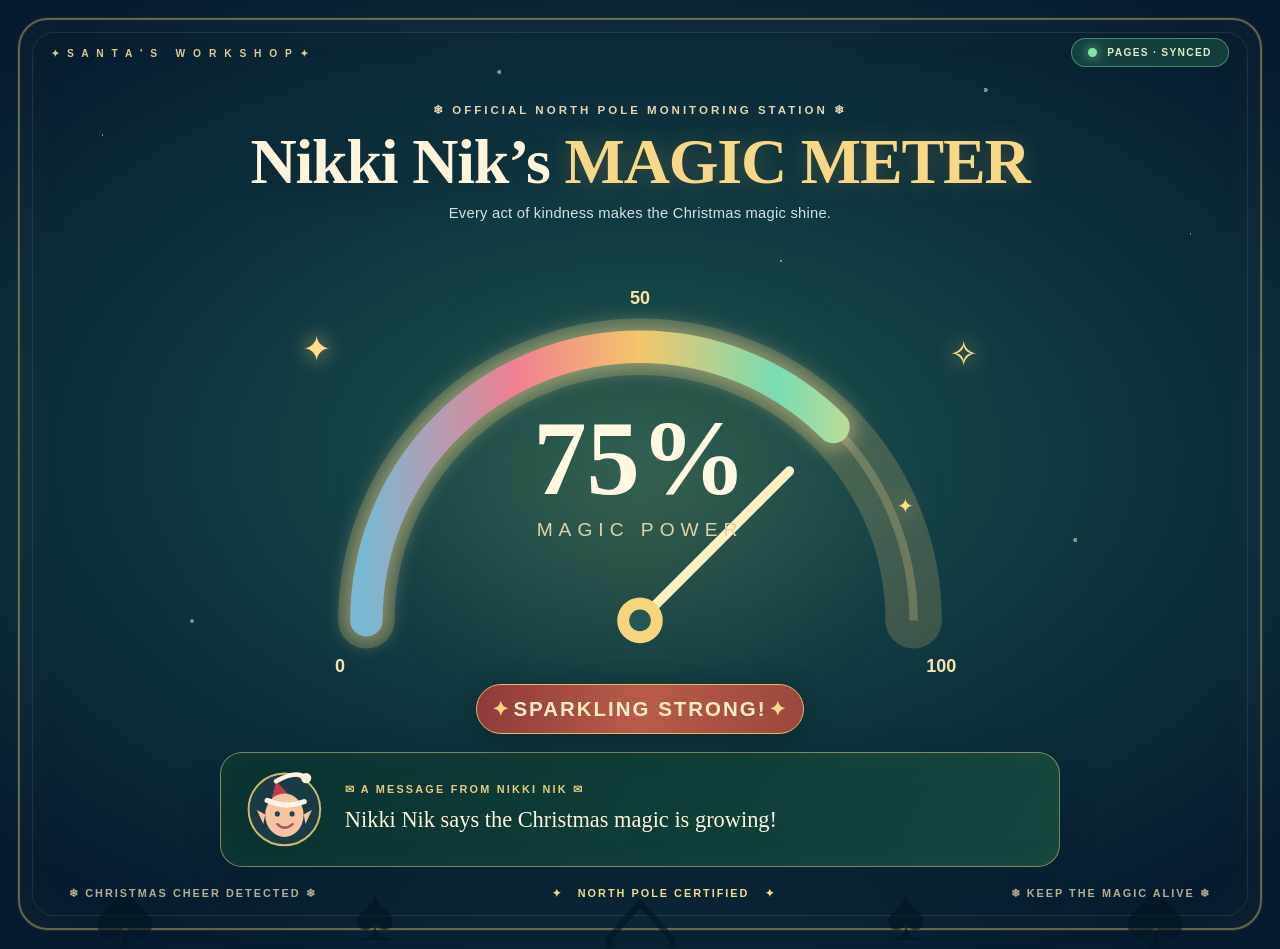
<file: index.html>
<!doctype html>
<html lang="en">
<head>
  <meta charset="utf-8">
  <meta name="viewport" content="width=device-width,initial-scale=1,viewport-fit=cover">
  <meta name="theme-color" content="#081d2e">
  <meta name="description" content="Nikki Nik's North Pole Magic Meter">
  <title>Nikki Nik's Magic Meter · North Pole Station</title>
  <link rel="stylesheet" href="./styles.css">
  <script defer src="./config.js"></script>
  <script defer src="./meter.js"></script>
</head>
<body class="meter-body">
  <div class="snowfield" aria-hidden="true">
    <i style="--x:5%;--d:13s;--delay:-2s;--s:7px"></i><i style="--x:12%;--d:10s;--delay:-8s;--s:4px"></i>
    <i style="--x:18%;--d:16s;--delay:-9s;--s:6px"></i><i style="--x:26%;--d:12s;--delay:-5s;--s:3px"></i>
    <i style="--x:33%;--d:15s;--delay:-12s;--s:5px"></i><i style="--x:40%;--d:9s;--delay:-1s;--s:4px"></i>
    <i style="--x:47%;--d:14s;--delay:-6s;--s:7px"></i><i style="--x:54%;--d:18s;--delay:-11s;--s:4px"></i>
    <i style="--x:60%;--d:12s;--delay:-3s;--s:6px"></i><i style="--x:68%;--d:16s;--delay:-13s;--s:5px"></i>
    <i style="--x:75%;--d:10s;--delay:-7s;--s:4px"></i><i style="--x:82%;--d:19s;--delay:-4s;--s:7px"></i>
    <i style="--x:90%;--d:13s;--delay:-10s;--s:4px"></i><i style="--x:96%;--d:16s;--delay:-7s;--s:6px"></i>
  </div>
  <main class="meter-stage">
    <div class="stage-topline"><span>✦  S A N T A ' S &nbsp; W O R K S H O P  ✦</span><span class="live-pill"><span class="live-dot"></span><span id="source-indicator">PREVIEW MODE</span></span></div>
    <header class="hero-header">
      <div class="eyebrow">❄ OFFICIAL NORTH POLE MONITORING STATION ❄</div>
      <h1><span class="title-small">Nikki Nik’s</span> <span class="title-gold">MAGIC METER</span></h1>
      <p>Every act of kindness makes the Christmas magic shine.</p>
    </header>
    <section class="hero-content" aria-label="Elf magic level">
      <div class="ornate-meter">
        <div class="tiny-star tiny-star-a" aria-hidden="true">✦</div><div class="tiny-star tiny-star-b" aria-hidden="true">✧</div><div class="tiny-star tiny-star-c" aria-hidden="true">✦</div>
        <svg class="dial" viewBox="0 0 600 380" role="img" aria-labelledby="dial-title dial-desc">
          <title id="dial-title">North Pole magic power gauge</title>
          <desc id="dial-desc">A golden semicircular meter from zero to one hundred percent</desc>
          <defs>
            <linearGradient id="arcColors" x1="0" x2="1" y1="0" y2="0">
              <stop offset="0" stop-color="#7bb8d2"/>
              <stop offset="0.27" stop-color="#ef7f91"/>
              <stop offset="0.50" stop-color="#f5c56b"/>
              <stop offset="0.75" stop-color="#78dcb2"/>
              <stop offset="1" stop-color="#f7db81"/>
            </linearGradient>
            <filter id="goldGlow" x="-30%" y="-45%" width="160%" height="195%"><feGaussianBlur stdDeviation="8"/></filter>
          </defs>
          <path d="M 72 322 A 228 228 0 0 1 528 322" fill="none" stroke="#dfbf73" opacity=".22" stroke-width="47" stroke-linecap="round" />
          <path d="M 72 322 A 228 228 0 0 1 528 322" fill="none" stroke="#e5c98c" opacity=".27" stroke-width="7" />
          <path id="arc-progress-glow" d="M 72 322 A 228 228 0 0 1 528 322" pathLength="100" fill="none" stroke="#f9df99" stroke-width="37" stroke-linecap="round" opacity=".43" filter="url(#goldGlow)" stroke-dasharray="75 100"/>
          <path id="arc-progress" d="M 72 322 A 228 228 0 0 1 528 322" pathLength="100" fill="none" stroke="url(#arcColors)" stroke-width="27" stroke-linecap="round" stroke-dasharray="75 100"/>
          <g fill="#f6e3aa" font-size="15" font-family="Arial,sans-serif" text-anchor="middle" font-weight="700">
            <text x="50" y="365">0</text><text x="300" y="58">50</text><text x="551" y="365">100</text>
          </g>
          <g id="needle-group"><line id="needle" x1="300" y1="322" x2="421" y2="201" stroke="#fff2c2" stroke-width="8" stroke-linecap="round"/><circle cx="300" cy="322" r="19" fill="#f7d57d"/><circle cx="300" cy="322" r="9" fill="#245752" /></g>
          <text id="meter-number" x="300" y="217" fill="#fff9e4" text-anchor="middle" font-size="89" font-family="Georgia,serif" font-weight="700">75%</text>
          <text x="300" y="252" fill="#e2d3aa" text-anchor="middle" font-size="16" letter-spacing="5" font-family="Arial,sans-serif">MAGIC POWER</text>
        </svg>
        <div class="status-ribbon" id="magic-status">SPARKLING STRONG!</div>
      </div>
      <div class="story-panel">
        <div class="elf-medallion" aria-hidden="true">
          <svg viewBox="0 0 120 120" width="100%" height="100%"><circle cx="60" cy="60" r="56" fill="#193b46" stroke="#d4b96c" stroke-width="3"/><path d="M 37 55 L 47 16 L 87 58 Z" fill="#bd3c48"/><path d="M 47 16 Q 79 -2 94 11" fill="none" stroke="#fff2df" stroke-width="7" stroke-linecap="round"/><circle cx="94" cy="11" r="8" fill="#fff2df"/><ellipse cx="60" cy="69" rx="30" ry="34" fill="#f6c49e"/><path d="M 30 68 L 17 61 L 27 83 Z M 90 68 L 103 61 L 93 83 Z" fill="#f6c49e"/><circle cx="49" cy="67" r="4" fill="#25424e"/><circle cx="72" cy="67" r="4" fill="#25424e"/><path d="M 49 83 Q 60 94 73 83" stroke="#ae5663" stroke-width="3.8" fill="none" stroke-linecap="round"/><path d="M 33 46 Q 62 59 91 48" fill="none" stroke="#fff5e9" stroke-width="8" stroke-linecap="round"/></svg>
        </div>
        <div class="story-copy"><div class="story-eyebrow">✉ A MESSAGE FROM NIKKI NIK ✉</div><p id="elf-message">The Christmas magic is sparkling brighter tonight!</p></div>
      </div>
    </section>
    <footer class="northpole-footer"><span>❄ CHRISTMAS CHEER DETECTED ❄</span><span class="footer-star">✦ &nbsp; NORTH POLE CERTIFIED &nbsp; ✦</span><span>❄ KEEP THE MAGIC ALIVE ❄</span></footer>
    <div class="winter-village" aria-hidden="true"><span class="pine p1">♠</span><span class="pine p2">♠</span><span class="house">⌂</span><span class="pine p3">♠</span><span class="pine p4">♠</span></div>
  </main>
  <div class="screen-reader-status" id="connection-message" role="status" aria-live="polite"></div>
</body>
</html>
</file>
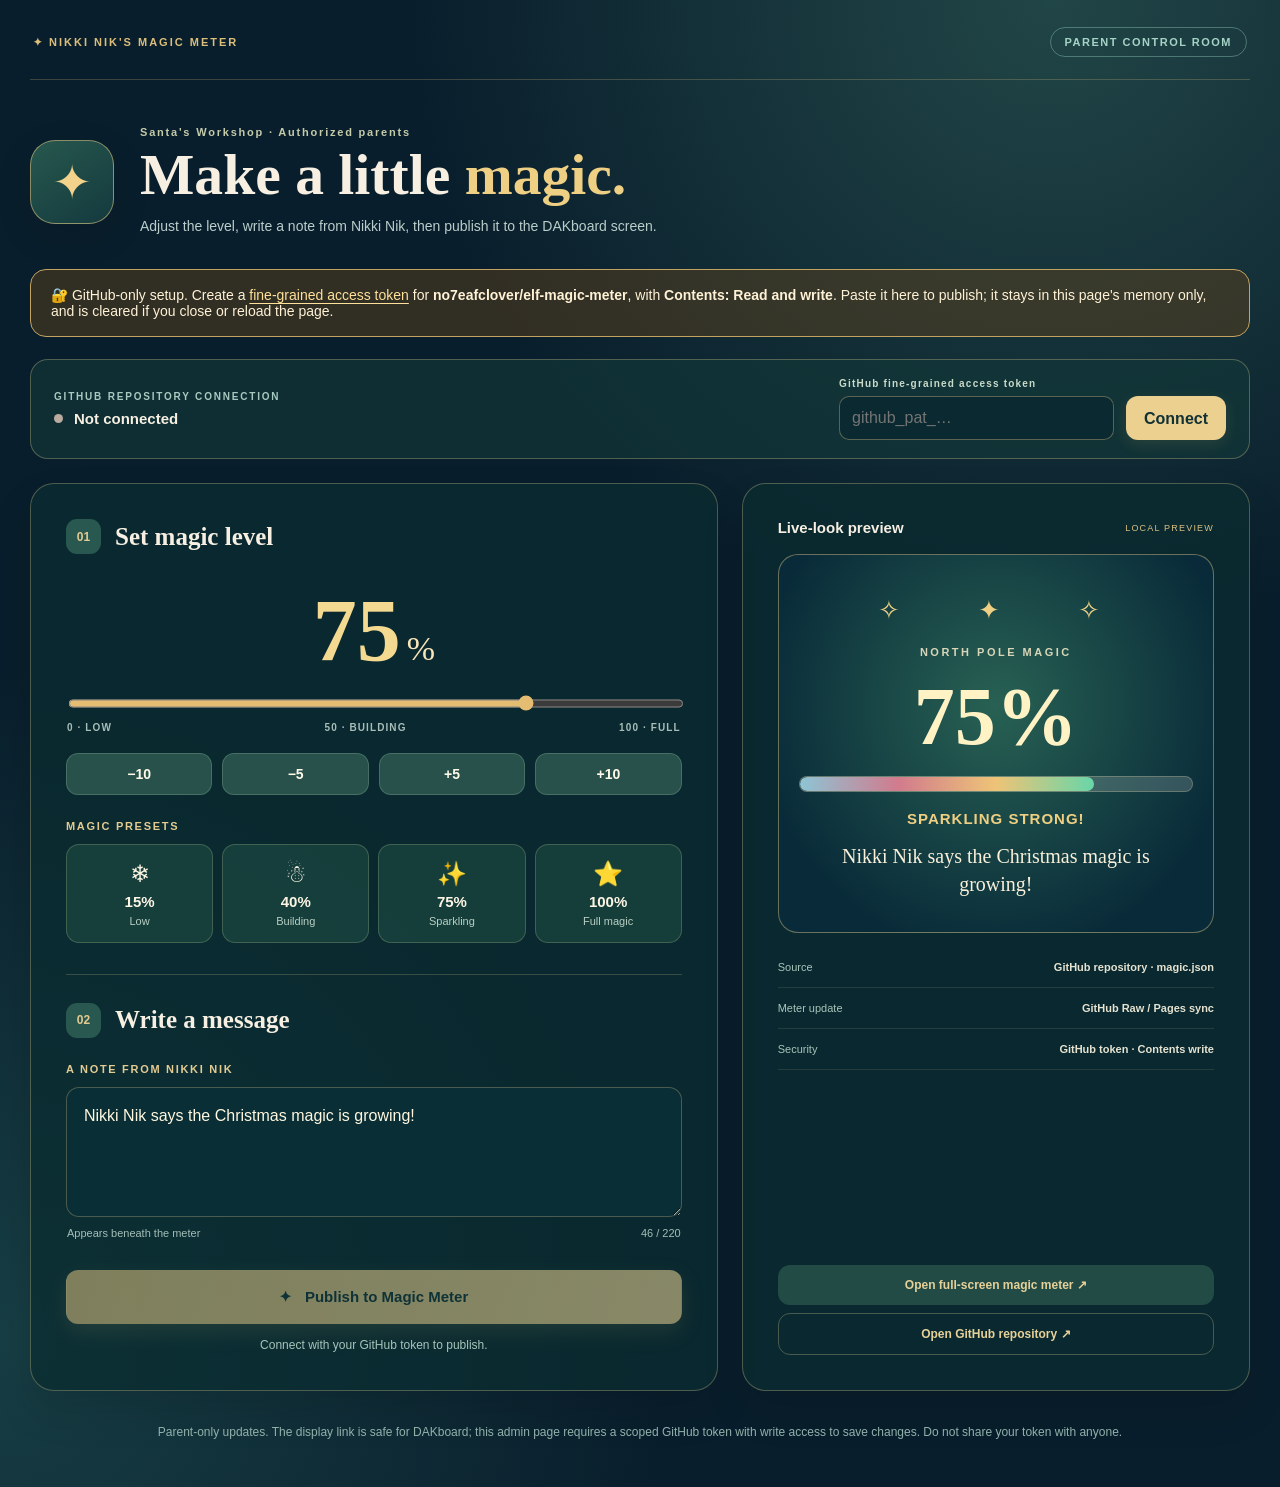
<file: admin.html>
<!doctype html>
<html lang="en">
<head>
  <meta charset="utf-8"><meta name="viewport" content="width=device-width, initial-scale=1, viewport-fit=cover">
  <meta name="robots" content="noindex,nofollow"><meta name="theme-color" content="#082638">
  <title>Parent Controls · Nikki Nik's Magic Meter</title>
  <link rel="stylesheet" href="./styles.css">
  <script defer src="./config.js"></script>
  <script defer src="./admin.js"></script>
</head>
<body class="admin-body">
  <main class="admin-shell">
    <div class="admin-top"><span class="admin-top-label">✦ NIKKI NIK'S MAGIC METER</span><span class="parent-only">PARENT CONTROL ROOM</span></div>
    <header class="admin-header"><div class="spark-icon">✦</div><div><p class="eyebrow admin-eyebrow">Santa's Workshop · Authorized parents</p><h1>Make a little <em>magic.</em></h1><p>Adjust the level, write a note from Nikki Nik, then publish it to the DAKboard screen.</p></div></header>
    <div class="setup-notice" id="setup-notice">🔐 GitHub-only setup. Create a <a id="settings-token" href="https://github.com/settings/personal-access-tokens/new" target="_blank" rel="noopener noreferrer">fine-grained access token</a> for <strong id="repo-path">your repository</strong>, with <strong>Contents: Read and write</strong>. Paste it here to publish; it stays in this page's memory only, and is cleared if you close or reload the page.</div>
    <section class="auth-bar" aria-label="GitHub repository authorization"><div><div class="auth-label">GITHUB REPOSITORY CONNECTION</div><div class="auth-state"><span class="live-dot muted" id="auth-dot"></span><span id="auth-text">Not connected</span></div></div><div class="auth-buttons"><div class="token-entry" id="token-entry"><label class="token-label" for="token">GitHub fine-grained access token</label><input id="token" type="password" autocomplete="off" autocapitalize="off" spellcheck="false" placeholder="github_pat_…" aria-label="GitHub access token"></div><button id="connect" class="button button-gold">Connect</button><button id="disconnect" class="button button-quiet" hidden>Disconnect</button></div></section>
    <section class="admin-grid">
      <div class="control-panel">
        <div class="panel-heading"><span>01</span><h2>Set magic level</h2></div>
        <div class="big-control-value"><output id="level-output" for="level-range">75</output><span>%</span></div>
        <input id="level-range" type="range" min="0" max="100" step="1" value="75" aria-label="Magic level percentage">
        <div class="range-ticks"><span>0 · LOW</span><span>50 · BUILDING</span><span>100 · FULL</span></div>
        <div class="adjust-row"><button class="button adjust" data-step="-10">−10</button><button class="button adjust" data-step="-5">−5</button><button class="button adjust" data-step="5">+5</button><button class="button adjust" data-step="10">+10</button></div>
        <div class="field-label">MAGIC PRESETS</div>
        <div class="preset-row"><button class="preset" data-value="15"><span>❄</span><strong>15%</strong><small>Low</small></button><button class="preset" data-value="40"><span>☃</span><strong>40%</strong><small>Building</small></button><button class="preset" data-value="75"><span>✨</span><strong>75%</strong><small>Sparkling</small></button><button class="preset" data-value="100"><span>⭐</span><strong>100%</strong><small>Full magic</small></button></div>
        <div class="panel-divider"></div>
        <div class="panel-heading second"><span>02</span><h2>Write a message</h2></div>
        <label class="field-label" for="message">A NOTE FROM NIKKI NIK</label>
        <textarea id="message" maxlength="220" rows="4" placeholder="The North Pole is full of Christmas cheer tonight!">Nikki Nik says the Christmas magic is growing!</textarea>
        <div class="character-note"><span>Appears beneath the meter</span><span id="char-count">48 / 220</span></div>
        <div class="publish-area"><button id="publish" class="button button-publish" disabled>✦ &nbsp; Publish to Magic Meter</button><p id="save-status" class="save-status" role="status" aria-live="polite">Connect with your GitHub token to publish.</p></div>
      </div>
      <aside class="preview-panel"><div class="preview-heading"><h2>Live-look preview</h2><span id="preview-state">UNPUBLISHED CHANGES</span></div><div class="preview-scene"><div class="preview-stars">✧ &nbsp; ✦ &nbsp; ✧</div><div class="preview-caption">NORTH POLE MAGIC</div><div class="preview-value" id="preview-number">75%</div><div class="preview-track"><div class="preview-bar" id="preview-bar" style="width:75%"></div></div><div class="preview-status" id="preview-status">SPARKLING STRONG!</div><p class="preview-message" id="preview-message">Nikki Nik says the Christmas magic is growing!</p></div><div class="preview-details"><div><span>Source</span><strong>GitHub repository · magic.json</strong></div><div><span>Meter update</span><strong>GitHub Raw / Pages sync</strong></div><div><span>Security</span><strong>GitHub token · Contents write</strong></div></div><a href="./index.html" class="preview-link" target="_blank" rel="noopener noreferrer">Open full-screen magic meter ↗</a><a id="repo-link" href="https://github.com" class="preview-link" target="_blank" rel="noopener noreferrer">Open GitHub repository ↗</a></aside>
    </section>
    <footer class="admin-footer">Parent-only updates. The display link is safe for DAKboard; this admin page requires a scoped GitHub token with write access to save changes. Do not share your token with anyone.</footer>
  </main>
</body>
</html>
</file>
<file: styles.css>
:root{--navy:#071c2b;--evergreen:#133a35;--gold:#f3d68b;--cream:#fff3dc;--pine:#71bc9b;--muted:#a9c8c6;--red:#cd5c59;--panel:rgba(8,37,43,.78);--stroke:rgba(244,220,153,.29)}
*{box-sizing:border-box}html,body{min-height:100%;margin:0}body{font-family:'Trebuchet MS',Arial,sans-serif}button,input,textarea{font:inherit}button{cursor:pointer}button:disabled{cursor:not-allowed;opacity:.55}a{color:inherit}
/* ------------------ immersive magic display ------------------ */
.meter-body{background:radial-gradient(ellipse 70% 58% at 50% 48%,#1b5450 0%,#0d323d 58%,#061b30 100%);color:var(--cream);overflow-x:hidden}
.meter-body::before{content:'';position:fixed;inset:0;pointer-events:none;opacity:.48;background:radial-gradient(1px 1px at 8% 15%,#fff8d9 100%,transparent),radial-gradient(2px 2px at 15% 69%,#fff8d9 100%,transparent),radial-gradient(1px 1px at 93% 26%,#fff8d9 100%,transparent),radial-gradient(2px 2px at 84% 60%,#fff8d9 100%,transparent),radial-gradient(2px 2px at 39% 8%,#fff8d9 100%,transparent),radial-gradient(1px 1px at 61% 29%,#fff8d9 100%,transparent),radial-gradient(2px 2px at 77% 10%,#fff8d9 100%,transparent)}
.meter-stage{width:min(100%,1650px);min-height:100dvh;margin:auto;position:relative;padding:clamp(18px,3vw,48px) clamp(18px,4vw,72px) clamp(24px,3vw,50px);display:flex;flex-direction:column;isolation:isolate;overflow:hidden}
.meter-stage::before{content:'';position:absolute;z-index:-1;inset:18px;border:2px solid rgba(231,194,111,.43);border-radius:30px;pointer-events:none;box-shadow:inset 0 0 60px rgba(248,210,110,.045),0 0 0 1px rgba(247,215,143,.08)}
.meter-stage::after{content:'';position:absolute;z-index:-1;inset:32px;border:1px solid rgba(233,195,112,.12);border-radius:22px;pointer-events:none}
.stage-topline{display:flex;align-items:center;justify-content:space-between;gap:12px;color:#e0c98f;font-size:clamp(8px,.8vw,12px);font-weight:700;letter-spacing:2.5px;z-index:2}
.live-pill{display:inline-flex;align-items:center;gap:10px;background:rgba(27,78,68,.7);border:1px solid rgba(125,210,161,.5);border-radius:100px;padding:8px 16px;color:#dfebc9;letter-spacing:1.3px}.live-dot{display:inline-block;width:9px;height:9px;border-radius:50%;background:#9de4b1;box-shadow:0 0 13px #9de4b1;flex-shrink:0}.live-dot.muted{background:#baaba0;box-shadow:none}.live-dot.live{background:#82e4a0;box-shadow:0 0 12px #82e4a0}
.hero-header{text-align:center;margin-top:clamp(26px,4vh,64px);z-index:2}.eyebrow{letter-spacing:3px;font-size:clamp(9px,.9vw,13px);font-weight:800;color:#e4d6af}.hero-header h1{margin:12px 0 10px;line-height:1.02;font-family:Georgia,'Times New Roman',serif;font-weight:800;font-size:clamp(40px,5vw,90px);text-wrap:balance;letter-spacing:-1.2px;text-shadow:0 8px 28px rgba(0,0,0,.18)}.title-small{color:#fff5dd}.title-gold{color:#f8d887;text-shadow:0 0 24px rgba(236,189,96,.24)}.hero-header p{font-size:clamp(13px,1.15vw,18px);color:#d3e3dc;letter-spacing:.25px;margin:0}
.hero-content{flex:1;min-height:0;display:flex;flex-direction:column;align-items:center;justify-content:center;z-index:2;gap:clamp(18px,2vh,35px)}.ornate-meter{position:relative;width:min(80vw,720px);text-align:center;margin-top:clamp(8px,1.5vh,25px)}.ornate-meter::before{content:'';position:absolute;inset:8% 10% 4%;z-index:-1;background:radial-gradient(ellipse,rgba(206,172,78,.16),transparent 70%);filter:blur(28px)}.dial{display:block;width:100%;height:auto;overflow:visible}#arc-progress,#arc-progress-glow{transition:stroke-dasharray 1.35s cubic-bezier(.2,.85,.2,1)}#needle{transition:x2 1.35s cubic-bezier(.2,.85,.2,1),y2 1.35s cubic-bezier(.2,.85,.2,1)}#meter-number{font-variant-numeric:tabular-nums}.status-ribbon{display:inline-block;margin-top:-6px;position:relative;border:1px solid #e1b967;border-radius:100px;background:linear-gradient(100deg,#8e3a3a,#b85b4a,#9b473d);padding:12px 36px;box-shadow:0 7px 28px rgba(0,0,0,.28);font-size:clamp(15px,1.6vw,25px);font-weight:800;letter-spacing:2px;color:#fff1c1;text-transform:uppercase;white-space:nowrap}.status-ribbon::before,.status-ribbon::after{content:'✦';color:#f8d884;position:absolute;top:50%;transform:translateY(-50%)}.status-ribbon::before{left:15px}.status-ribbon::after{right:15px}.tiny-star{position:absolute;font-size:35px;color:#ffde88;text-shadow:0 0 20px #edc278;animation:twinkle 2.8s ease-in-out infinite}.tiny-star-a{left:3%;top:19%}.tiny-star-b{right:3%;top:20%;animation-delay:.9s}.tiny-star-c{right:12%;top:52%;font-size:20px;animation-delay:1.8s}
.story-panel{display:flex;align-items:center;width:min(92%,840px);gap:22px;padding:18px 25px;background:linear-gradient(115deg,rgba(9,51,48,.9),rgba(21,73,62,.92));border:1px solid rgba(236,211,145,.5);border-radius:22px;box-shadow:inset 0 0 30px rgba(249,209,121,.045),0 12px 38px rgba(0,0,0,.15)}.elf-medallion{width:clamp(60px,6vw,91px);height:clamp(60px,6vw,91px);flex:none}.story-copy{flex:1}.story-eyebrow{font-size:clamp(10px,.85vw,13px);font-weight:800;letter-spacing:2.2px;color:#e8ca83}.story-copy p{font-family:Georgia,'Times New Roman',serif;font-size:clamp(17px,1.75vw,27px);line-height:1.4;color:#fff6df;margin:8px 0 0}
.northpole-footer{display:flex;justify-content:space-between;gap:16px;align-items:center;margin:20px 18px 10px;color:rgba(226,211,170,.8);font-size:clamp(9px,.85vw,13px);font-weight:700;letter-spacing:2px;z-index:2}.footer-star{color:#f5d888}
.winter-village{position:absolute;pointer-events:none;bottom:-16px;left:0;right:0;z-index:0;display:flex;align-items:end;justify-content:space-around;color:rgba(1,21,31,.62);font-family:Georgia,serif}.winter-village .pine{font-size:clamp(50px,9vw,150px);line-height:.85}.winter-village .p2,.winter-village .p3{transform:scale(.65)}.winter-village .house{font-size:clamp(80px,12vw,180px);line-height:.4}.screen-reader-status{position:absolute;width:1px;height:1px;overflow:hidden;clip:rect(0,0,0,0)}
.snowfield{position:fixed;inset:0;pointer-events:none;overflow:hidden;z-index:4}.snowfield i{position:absolute;left:var(--x);top:-5vh;width:var(--s);height:var(--s);border-radius:50%;background:#fff8e8;opacity:.5;box-shadow:0 0 6px #fff8e8;animation:snowfall var(--d) linear var(--delay) infinite}@keyframes snowfall{0%{transform:translate3d(0,-6vh,0);opacity:0}15%{opacity:.75}85%{opacity:.65}100%{transform:translate3d(50px,110vh,0);opacity:0}}@keyframes twinkle{0%,100%{opacity:.38;transform:scale(.8)}50%{opacity:1;transform:scale(1.15)}}
/* ------------------ parent admin ------------------ */
.admin-body{color:#f6efe2;min-height:100dvh;background:radial-gradient(circle at 82% 0,#214647 0,transparent 35%),radial-gradient(circle at 0% 90%,#173e44 0,transparent 36%),#091e2c}.admin-shell{width:min(1220px,calc(100% - 32px));margin:0 auto;padding:27px 0 45px}.admin-top{display:flex;justify-content:space-between;align-items:center;color:#dbbe7a;letter-spacing:2px;font-size:11px;font-weight:800;border-bottom:1px solid rgba(245,206,134,.22);padding:0 3px 22px}.parent-only{color:#a6d3c6;border:1px solid rgba(151,207,189,.4);border-radius:100px;padding:8px 14px;letter-spacing:1.5px}.admin-header{display:flex;align-items:center;gap:26px;margin:46px 0 32px}.spark-icon{width:84px;height:84px;display:grid;place-items:center;flex-shrink:0;border:1px solid rgba(233,205,132,.55);border-radius:25px;background:linear-gradient(145deg,#27584e,#14393e);font-size:48px;color:#f3d38b;box-shadow:0 12px 36px rgba(0,0,0,.12)}.admin-eyebrow{font-size:11px;letter-spacing:1.8px;color:#c5ccaa;margin:0 0 6px}.admin-header h1{font-family:Georgia,'Times New Roman',serif;font-size:clamp(34px,4.5vw,59px);margin:0 0 9px;line-height:1.07}.admin-header h1 em{font-style:normal;color:#efcf83}.admin-header p:last-child{color:#b9ceca;margin:0;font-size:14px;line-height:1.6}.setup-notice{border:1px solid #c4a360;background:rgba(99,65,26,.45);color:#fff2d6;padding:17px 20px;border-radius:16px;margin-bottom:22px;font-size:14px}.setup-notice[hidden]{display:none}.auth-bar{border:1px solid var(--stroke);background:rgba(18,57,57,.62);padding:18px 23px;display:flex;align-items:center;justify-content:space-between;gap:18px;border-radius:18px;margin-bottom:24px}.auth-label{font-size:10px;letter-spacing:1.8px;color:#a7cac0;font-weight:800}.auth-state{display:flex;align-items:center;gap:11px;margin-top:8px;font-weight:700;font-size:15px}.auth-buttons{display:flex;gap:12px}.button{border:1px solid transparent;border-radius:12px;padding:13px 17px;color:#fff9e9;background:#28534d;font-weight:800;transition:background .15s,transform .15s,box-shadow .15s}.button:hover:not(:disabled),.preset:hover{transform:translateY(-1px)}.button:focus-visible,.preset:focus-visible,input:focus-visible,textarea:focus-visible{outline:3px solid #f4d084;outline-offset:3px}.button-gold{background:#ecd08f;color:#123135;box-shadow:0 4px 15px rgba(224,189,110,.12)}.button-quiet{border-color:rgba(229,212,170,.35);background:transparent;color:#f1e9d3}.admin-grid{display:grid;grid-template-columns:minmax(0,1.15fr) minmax(290px,.85fr);gap:24px}.control-panel,.preview-panel{border:1px solid var(--stroke);background:rgba(10,45,49,.75);border-radius:24px;padding:clamp(20px,3vw,35px);box-shadow:0 20px 42px rgba(0,0,0,.12)}.panel-heading{display:flex;align-items:center;gap:14px;margin:0 0 14px}.panel-heading>span{height:35px;width:35px;border-radius:11px;background:#28584f;color:#e3cb91;font-size:12px;display:grid;place-items:center;font-weight:800}.panel-heading h2{font-family:Georgia,'Times New Roman',serif;font-size:25px;margin:0}.panel-heading.second{margin-bottom:20px}.big-control-value{text-align:center;display:flex;justify-content:center;align-items:baseline;gap:6px;font-family:Georgia,'Times New Roman',serif;color:#f4d991;padding:10px 0}.big-control-value output{font-size:88px;font-weight:800;line-height:1.2;font-variant-numeric:tabular-nums}.big-control-value span{font-size:34px;color:#f8e5ba}input[type=range]{width:100%;height:9px;border-radius:20px;accent-color:#e4bc72;cursor:pointer}.range-ticks{display:flex;justify-content:space-between;font-size:10px;color:#a8bdb7;letter-spacing:1.1px;font-weight:800;margin:10px 1px 20px}.adjust-row{display:grid;grid-template-columns:repeat(4,1fr);gap:10px}.adjust{background:#28514b;padding:12px 8px;font-size:14px;border:1px solid rgba(184,219,194,.21)}.field-label{display:block;margin:25px 0 12px;font-size:11px;font-weight:800;letter-spacing:1.7px;color:#e4cb91}.preset-row{display:grid;grid-template-columns:repeat(4,1fr);gap:9px}.preset{display:flex;flex-direction:column;align-items:center;gap:5px;background:rgba(39,89,76,.45);border:1px solid rgba(207,215,154,.23);border-radius:13px;padding:15px 5px;color:#fdf5e4;cursor:pointer;transition:.15s}.preset span{font-size:24px}.preset strong{font-size:15px}.preset small{font-size:11px;color:#b8cfc3}.panel-divider{height:1px;background:rgba(232,205,143,.21);margin:31px 0 28px}textarea{display:block;width:100%;border:1px solid rgba(241,209,147,.28);background:#092e35;color:#fff7df;padding:16px 17px;border-radius:13px;resize:vertical;min-height:115px;line-height:1.5}textarea::placeholder{color:#a1bfb7}.character-note{display:flex;justify-content:space-between;gap:14px;font-size:11px;color:#a4beb7;margin:10px 1px 0}.publish-area{margin-top:31px}.button-publish{width:100%;padding:17px 15px;font-size:15px;background:linear-gradient(110deg,#ddc17e,#f0d896);color:#13383b;box-shadow:0 8px 22px rgba(217,183,109,.2)}.save-status{font-size:12px;line-height:1.5;color:#a5c6bc;text-align:center;min-height:19px;margin:12px 0 0}.save-status.error{color:#ffb2a5}.save-status.success{color:#b5edba}
.preview-panel{display:flex;flex-direction:column}.preview-heading{display:flex;align-items:center;justify-content:space-between;gap:8px;margin-bottom:18px}.preview-heading h2{font-size:15px;margin:0;font-weight:800}.preview-heading span{font-size:9px;color:#d9c083;letter-spacing:1.2px}.preview-scene{background:radial-gradient(ellipse at 50% 40%,#286153,#092b39 78%);border:1px solid rgba(241,210,143,.42);border-radius:20px;padding:40px 20px 34px;text-align:center;min-height:330px;display:flex;flex-direction:column;justify-content:center;align-items:center}.preview-stars{color:#eecf84;font-size:26px;letter-spacing:14px}.preview-caption{font-size:11px;letter-spacing:2.5px;color:#d8d6b9;font-weight:700;margin:20px 0 0}.preview-value{font-family:Georgia,'Times New Roman',serif;font-size:82px;font-weight:800;color:#fff3c6;margin:12px 0}.preview-track{height:16px;background:rgba(255,255,255,.17);border-radius:100px;overflow:hidden;width:100%;border:1px solid rgba(248,221,164,.25)}.preview-bar{background:linear-gradient(90deg,#8dc5d5,#d17b8d,#eec477,#68d6a8);height:100%;border-radius:100px;transition:width .25s}.preview-status{font-size:15px;color:#efcf82;font-weight:800;letter-spacing:1px;margin-top:18px}.preview-message{max-width:350px;margin:15px auto 0;font-family:Georgia,'Times New Roman',serif;font-size:20px;line-height:1.4;color:#f9f0da;overflow-wrap:anywhere}.preview-details{display:grid;gap:14px;margin:28px 0}.preview-details>div{display:flex;justify-content:space-between;gap:12px;padding-bottom:14px;border-bottom:1px solid rgba(237,213,164,.12)}.preview-details span{font-size:11px;color:#a8c4b9}.preview-details strong{text-align:right;font-size:11px;color:#e6e3d1}.preview-link{margin-top:auto;display:block;text-align:center;background:#234b46;border-radius:12px;padding:13px;text-decoration:none;font-size:12px;color:#e6d199;font-weight:800}.admin-footer{text-align:center;color:#91b1ab;font-size:12px;margin:32px 0 0;line-height:1.6}
@media(max-width:900px){.admin-grid{grid-template-columns:1fr}.preview-panel{order:2}.admin-header{margin:30px 0}.hero-header{margin-top:35px}.ornate-meter{width:min(88vw,720px)}.northpole-footer{font-size:9px}}
@media(max-width:620px){.meter-stage{min-height:100dvh;padding:24px 18px 34px}.meter-stage::before{inset:9px;border-radius:16px}.meter-stage::after{inset:17px;border-radius:10px}.stage-topline{letter-spacing:1px;font-size:7px}.live-pill{padding:6px 9px;letter-spacing:.5px;font-size:7px}.hero-header{margin-top:38px}.hero-header h1{font-size:clamp(41px,10vw,62px)}.hero-header .title-small,.hero-header .title-gold{display:block}.hero-header p{font-size:12px;max-width:290px;margin:auto}.hero-content{gap:20px}.ornate-meter{width:100%;margin:12px 0 0}.status-ribbon{font-size:12px;letter-spacing:1px;padding:9px 31px}.status-ribbon::before{left:12px}.status-ribbon::after{right:12px}.story-panel{width:100%;padding:13px;gap:12px;border-radius:15px}.elf-medallion{width:55px;height:55px}.story-eyebrow{font-size:9px;letter-spacing:1px}.story-copy p{font-size:16px;margin:4px 0 0}.northpole-footer{justify-content:center;text-align:center;margin:20px 10px 8px}.northpole-footer span:not(.footer-star){display:none}.winter-village{opacity:.3}.admin-shell{width:calc(100% - 20px)}.admin-top{font-size:8px;letter-spacing:.6px;padding:8px 3px 15px}.parent-only{padding:6px 8px;font-size:8px;letter-spacing:.5px}.admin-header{gap:13px}.spark-icon{height:59px;width:59px;font-size:34px;border-radius:17px}.admin-header h1{font-size:36px}.admin-header p:last-child{font-size:12px}.admin-eyebrow{font-size:9px}.auth-bar{padding:14px;align-items:start;flex-direction:column}.auth-buttons{width:100%}.auth-buttons .button{flex:1}.control-panel,.preview-panel{border-radius:15px;padding:18px}.preset{padding:10px 3px}.preset small{font-size:10px}.preview-details{margin-bottom:20px}}
@media(max-height:720px) and (min-width:800px){.meter-stage{padding-top:18px;padding-bottom:12px}.hero-header{margin-top:16px}.hero-header h1{font-size:clamp(42px,4.6vw,76px)}.hero-content{gap:8px}.ornate-meter{width:min(54vw,590px);margin:0}.story-panel{padding:11px 18px}.elf-medallion{width:52px;height:52px}.story-copy p{font-size:18px}.northpole-footer{margin:12px 0 0}.status-ribbon{padding:8px 30px;font-size:15px}}
@media(prefers-reduced-motion:reduce){.snowfield i,.tiny-star{animation:none}#arc-progress,#arc-progress-glow,#needle{transition:none}}
/* GitHub-only parent authorization */
.token-entry{display:flex;flex-direction:column;gap:7px;min-width:275px;flex:1}
.token-label{font-size:10px;letter-spacing:1.2px;font-weight:800;color:#c9dbc9}
#token{width:100%;border:1px solid rgba(241,209,147,.35);border-radius:10px;padding:12px;background:#0a2930;color:#f7efd9;outline-offset:2px}
.auth-buttons{align-items:end;flex-wrap:wrap;max-width:min(100%,610px)}
.auth-buttons>.button{height:44px;flex:0 0 auto}
.setup-notice a{color:#ffe09b;text-underline-offset:3px}
.preview-link+.preview-link{margin-top:8px;background:transparent;border:1px solid rgba(238,218,160,.28)}
.meter-stage.celebrate .status-ribbon{box-shadow:0 0 37px rgba(253,218,106,.35),0 7px 28px rgba(0,0,0,.28)}
@media(max-width:620px){.auth-buttons{max-width:100%;width:100%;display:flex;align-items:stretch}.token-entry{min-width:100%}.auth-buttons>.button{flex:1 1 48%}}
</file>
